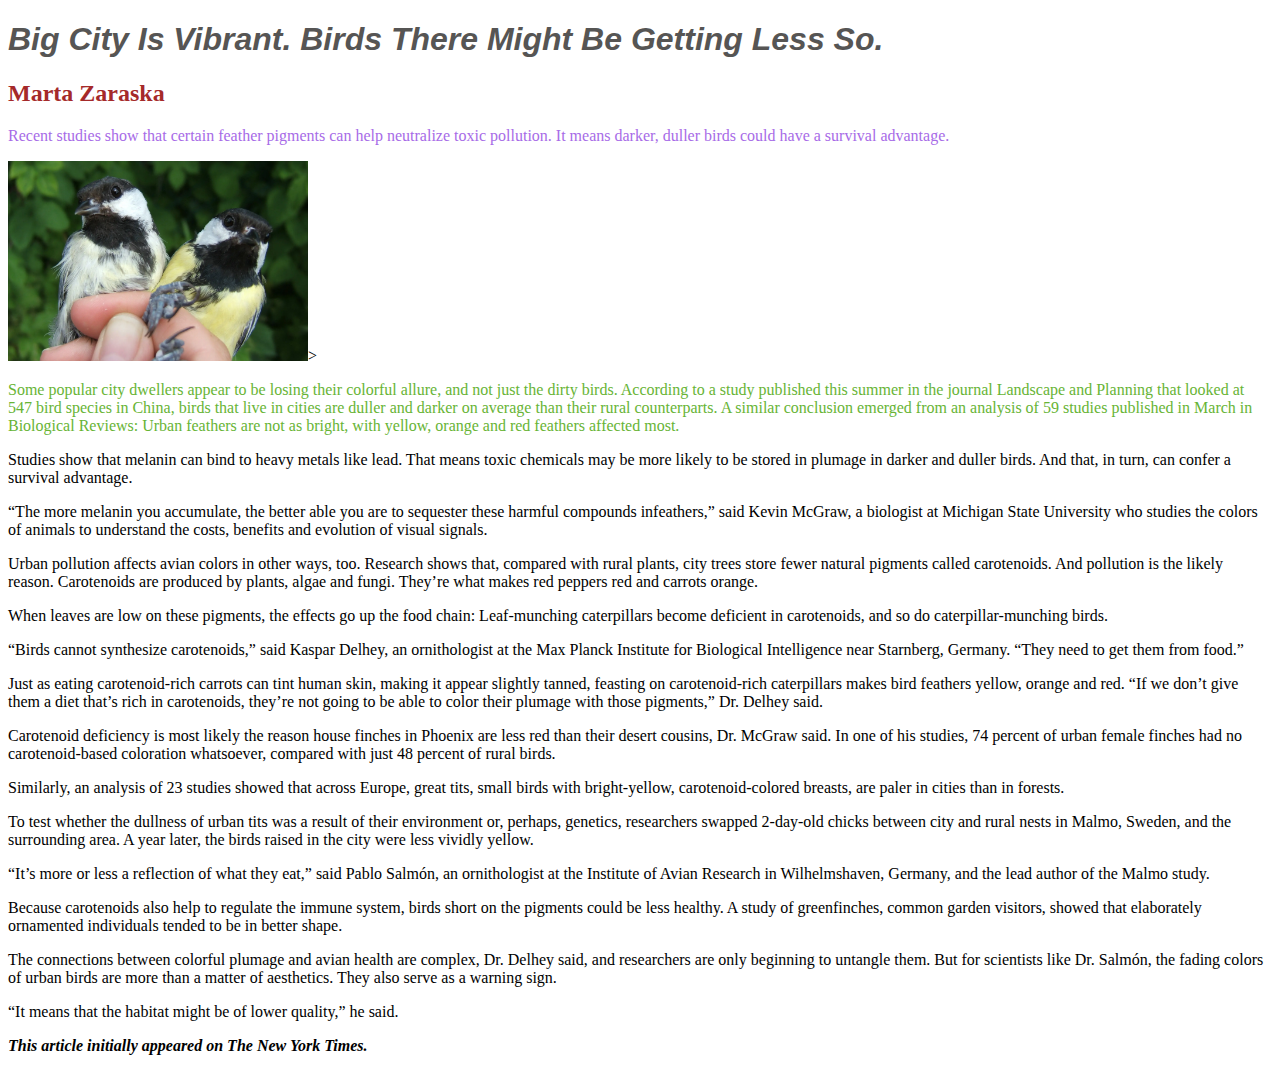
<file: article/index.html>
<!DOCTYPE html>
<html lang="en">

<head>
    <link rel="stylesheet" href="css/style.css">
    <meta charset="UTF-8">
    <meta name="viewport" content="width=device-width, initial-scale=1.0">
    <title>Document</title>
</head>

<body>
    <h1>Big City Is Vibrant. Birds There Might Be Getting Less So.</h1>
    <h2 id="author">Marta Zaraska</h2>
    <p class="p1">Recent studies show that certain feather pigments can help neutralize toxic pollution. It means
        darker,
        duller birds could have a survival advantage.</p>
    <img src="img/dirtybirds.jpg" alt="Dirty Birds" style="width: 300px; height: auto;">>
    <p class="p2">Some popular city dwellers appear to be losing their colorful allure, and not just the dirty birds.
        According to a study published this summer in the journal Landscape and Planning that looked at 547 bird
        species in China, birds that live in cities are duller and darker on average than their rural counterparts. A
        similar conclusion emerged from an analysis of 59 studies published in March in Biological Reviews: Urban
        feathers are not as bright, with yellow, orange and red feathers affected most.</p>
    <p>Studies show that melanin can bind to heavy metals like lead. That means toxic chemicals may be more
        likely to be stored in plumage in darker and duller birds. And that, in turn, can confer a survival advantage.
    </p>
    <p>“The more melanin you accumulate, the better able you are to sequester these harmful compounds infeathers,” said
        Kevin McGraw, a biologist at Michigan State University who studies the colors of animals to
        understand the costs, benefits and evolution of visual signals.</p>
    <p>Urban pollution affects avian colors in other ways, too. Research shows that, compared with rural plants,
        city trees store fewer natural pigments called carotenoids. And pollution is the likely reason. Carotenoids
        are produced by plants, algae and fungi. They’re what makes red peppers red and carrots orange.</p>
    <p>When leaves are low on these pigments, the effects go up the food chain: Leaf-munching caterpillars
        become deficient in carotenoids, and so do caterpillar-munching birds.</p>
    <p>“Birds cannot synthesize carotenoids,” said Kaspar Delhey, an ornithologist at the Max Planck Institute
        for Biological Intelligence near Starnberg, Germany. “They need to get them from food.”</p>
    <p>Just as eating carotenoid-rich carrots can tint human skin, making it appear slightly tanned, feasting on
        carotenoid-rich caterpillars makes bird feathers yellow, orange and red. “If we don’t give them a diet
        that’s rich in carotenoids, they’re not going to be able to color their plumage with those pigments,” Dr. Delhey
        said.</p>
    <p>Carotenoid deficiency is most likely the reason house finches in Phoenix are less red than their desert
        cousins, Dr. McGraw said. In one of his studies, 74 percent of urban female finches had no carotenoid-based
        coloration whatsoever, compared with just 48 percent of rural birds.</p>
    <p>Similarly, an analysis of 23 studies showed that across Europe, great tits, small birds with
        bright-yellow, carotenoid-colored breasts, are paler in cities than in forests.</p>
    <p>To test whether the dullness of urban tits was a result of their environment or, perhaps, genetics,
        researchers swapped 2-day-old chicks between city and rural nests in Malmo, Sweden, and the surrounding area. A
        year later, the birds raised in the city were less vividly yellow.</p>
    <p>“It’s more or less a reflection of what they eat,” said
        Pablo Salmón, an ornithologist at the Institute of Avian Research in Wilhelmshaven, Germany, and the
        lead author of the Malmo study.</p>
    <p>Because carotenoids also help to regulate the immune system, birds short on the pigments could be less
        healthy. A study of greenfinches, common garden visitors, showed that elaborately ornamented individuals tended
        to be in better shape.</p>
    <p>The connections between colorful plumage and avian health are complex, Dr. Delhey said, and researchers
        are only beginning to untangle them. But for scientists like Dr. Salmón, the fading colors of urban birds are
        more than a matter of aesthetics. They also serve as a warning sign.</p>
    <p>“It means that the habitat might be of lower quality,” he said.</p>
    <p class="p3">This article initially appeared on The New York Times.</p>
</body>

</html>
</file>
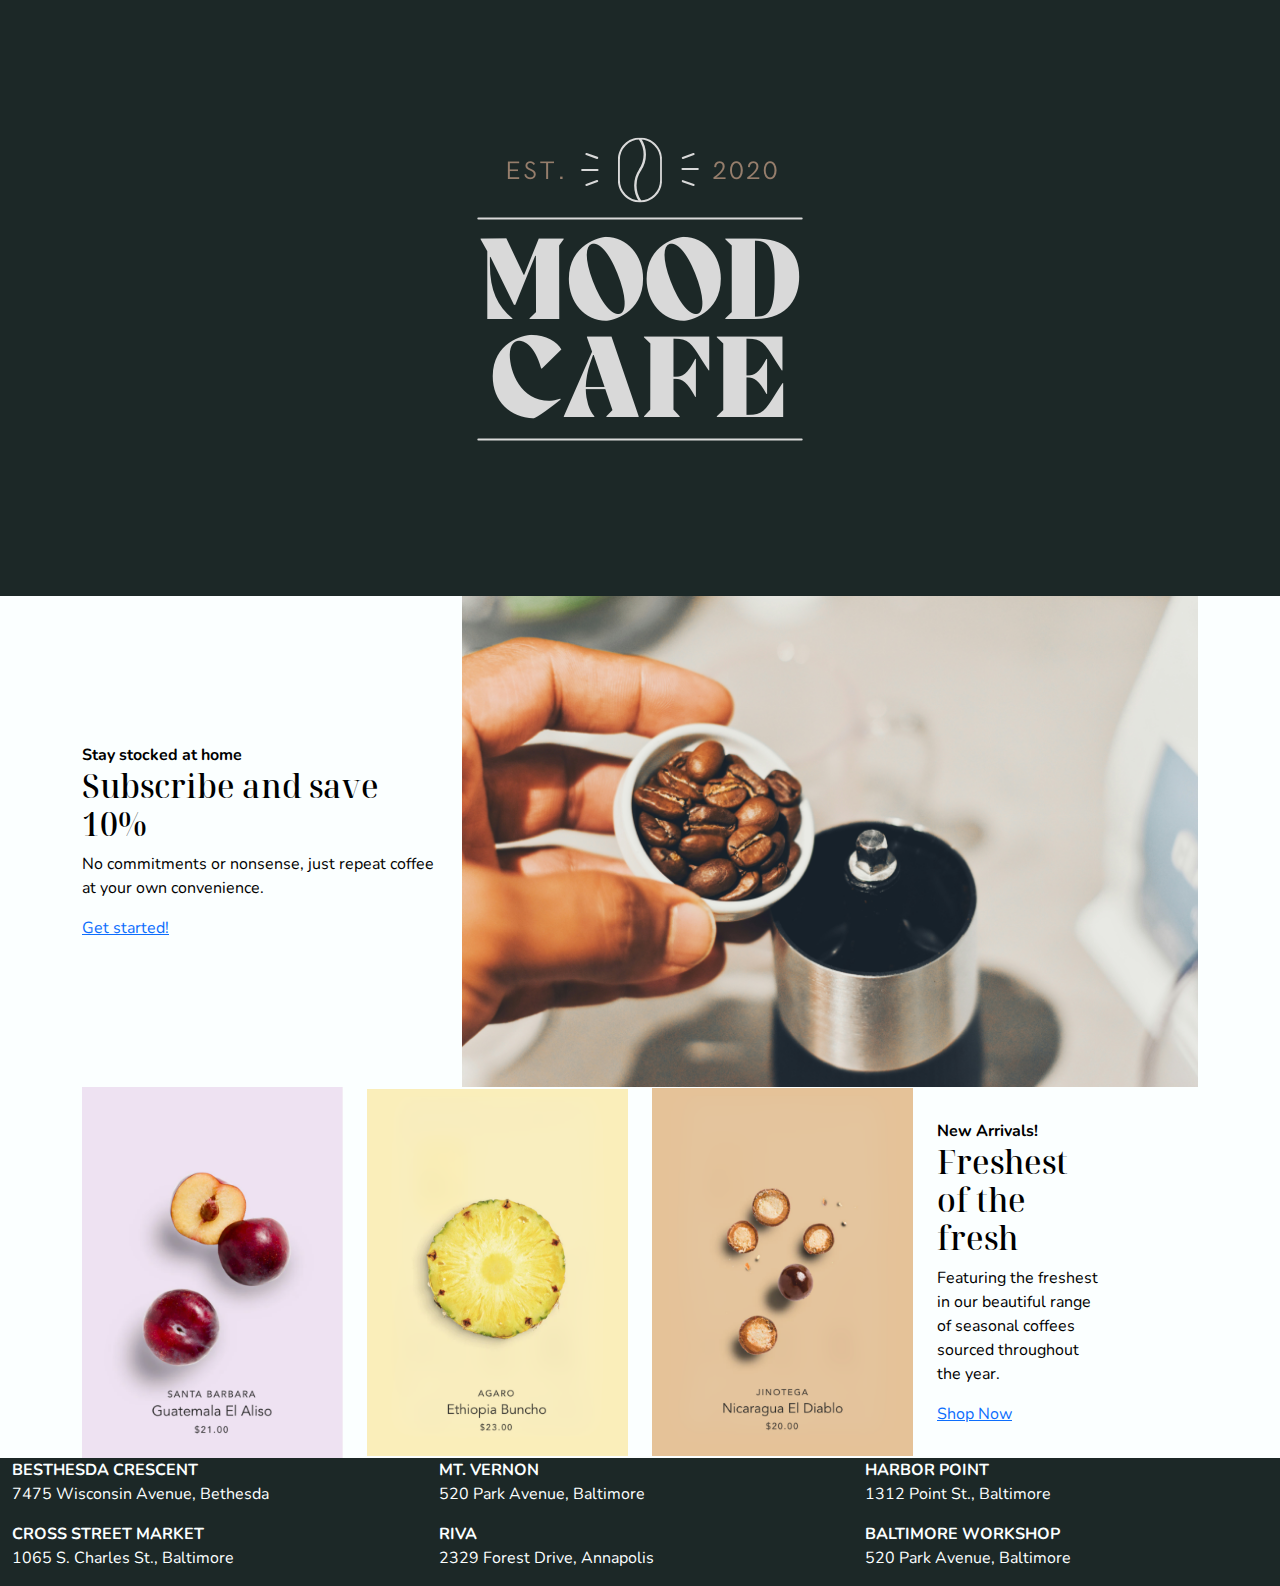
<file: business/index.html>
<!DOCTYPE html>
<html lang="en">

<head>
    <meta charset="UTF-8">
    <meta name="viewport" content="width=device-width, initial-scale=1.0">
    <title>Business Landing Page</title>
    <link
        href="https://fonts.googleapis.com/css2?family=Nunito:wght@400;700&family=Noto+Serif+Display:wght@400;700&display=swap"
        rel="stylesheet">
    <link href="https://cdn.jsdelivr.net/npm/bootstrap@5.3.3/dist/css/bootstrap.min.css" rel="stylesheet"
        integrity="sha384-QWTKZyjpPEjISv5WaRU9OFeRpok6YctnYmDr5pNlyT2bRjXh0JMhjY6hW+ALEwIH" crossorigin="anonymous">

    <link rel="stylesheet" href="css/style.css">
    <script src="https://cdn.jsdelivr.net/npm/@popperjs/core@2.11.8/dist/umd/popper.min.js"
        integrity="sha384-I7E8VVD/ismYTF4hNIPjVp/Zjvgyol6VFvRkX/vR+Vc4jQkC+hVqc2pM8ODewa9r"
        crossorigin="anonymous"></script>
    <script src="https://cdn.jsdelivr.net/npm/bootstrap@5.3.3/dist/js/bootstrap.min.js"
        integrity="sha384-0pUGZvbkm6XF6gxjEnlmuGrJXVbNuzT9qBBavbLwCsOGabYfZo0T0to5eqruptLy"
        crossorigin="anonymous"></script>
</head>

<body>
    <header class="text-white text-center py-5">
        <div class="container-fluid">
            <div class="row">
                <div class="col">
                    <img src="img/logo.png" alt="Mood Cafe logo" class="img-fluid">
                </div>
            </div>
        </div>
    </header>
    <main>
        <div class="container">
            <section class="row align-items-center mb-6">
                <div class="col-md-4">
                    <b>Stay stocked at home</b>
                    <h2>Subscribe and save 10%</h2>
                    <p>No commitments or nonsense, just repeat coffee at your own convenience.</p>
                    <a href="#">Get started!</a>
                </div>
                <div class="col-md-8">
                    <img src="img/coffee-beans.jpg" alt="Coffee Beans" class="img-fluid">
                </div>
            </section>
            <section class="row align-items-center">
                <div class="col-lg-3 col-sm-4">
                    <img src="img/new-blend-01.png" alt="New Arrivals" class="img-fluid">
                </div>
                <div class="col-lg-3 col-sm-4">
                    <img src="img/new-blend-02.png" alt="New Arrivals" class="img-fluid">
                </div>
                <div class="col-lg-3 col-sm-4">
                    <img src="img/new-blend-03.png" alt="New Arrivals" class="img-fluid">
                </div>
                <div class="col-lg-2">
                    <b>New Arrivals!</b>
                    <h2>Freshest of the fresh</h2>
                    <p>Featuring the freshest in our beautiful range of seasonal coffees sourced throughout the year.
                    </p>
                    <a href="#">Shop Now</a>
                </div>
            </section>
        </div>
    </main>
    <footer class="container-fluid">
        <div class="row">
            <div class="col-lg-4 col-md-6">
                <b>BESTHESDA CRESCENT</b>
                <p>7475 Wisconsin Avenue, Bethesda</p>
                <b>CROSS STREET MARKET</b>
                <p>1065 S. Charles St., Baltimore</p>
            </div>
            <div class="col-lg-4 col-md-6">
                <b>MT. VERNON</b>
                <p>520 Park Avenue, Baltimore</p>
                <b>RIVA</b>
                <p>2329 Forest Drive, Annapolis</p>
            </div>
            <div class="col-lg-4 col-md-6">
                <b>HARBOR POINT</b>
                <p>1312 Point St., Baltimore</p>
                <b>BALTIMORE WORKSHOP</b>
                <p>520 Park Avenue, Baltimore</p>
            </div>
        </div>
    </footer>
</body>

</html>
</file>
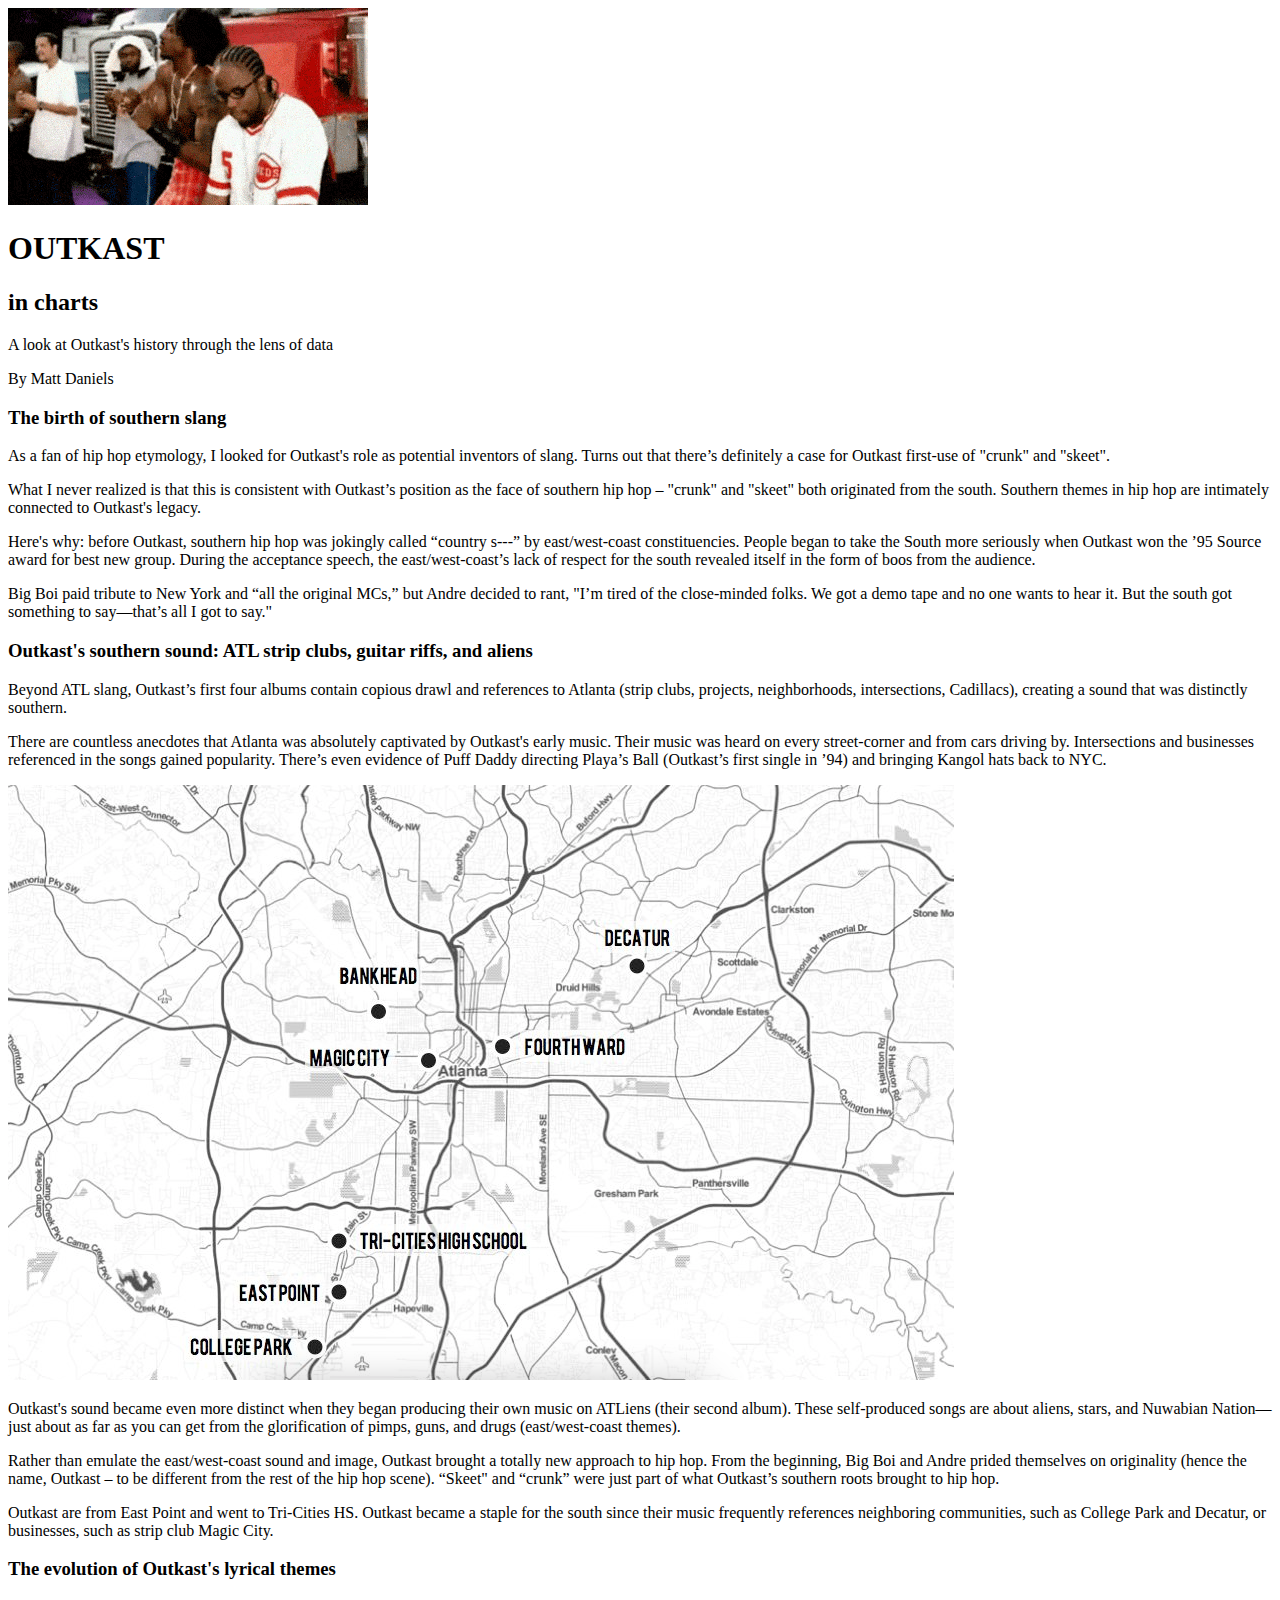
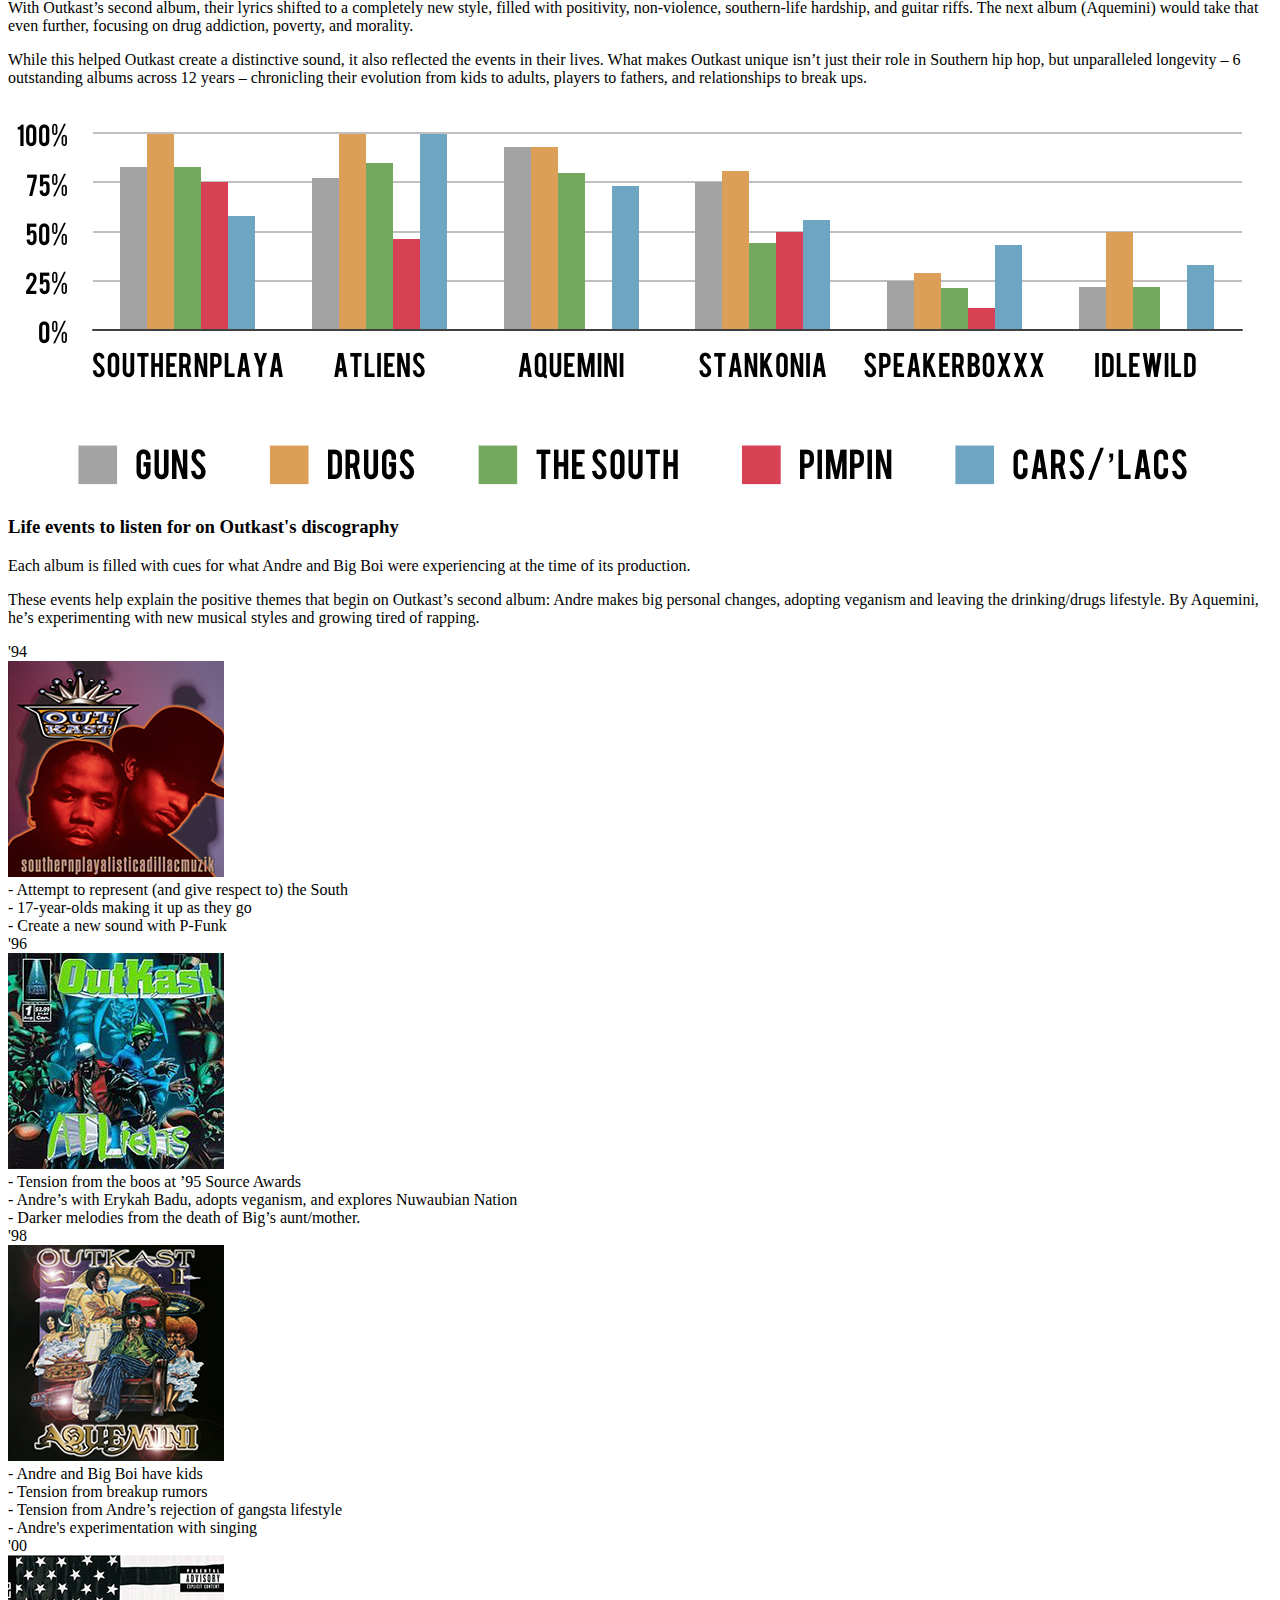
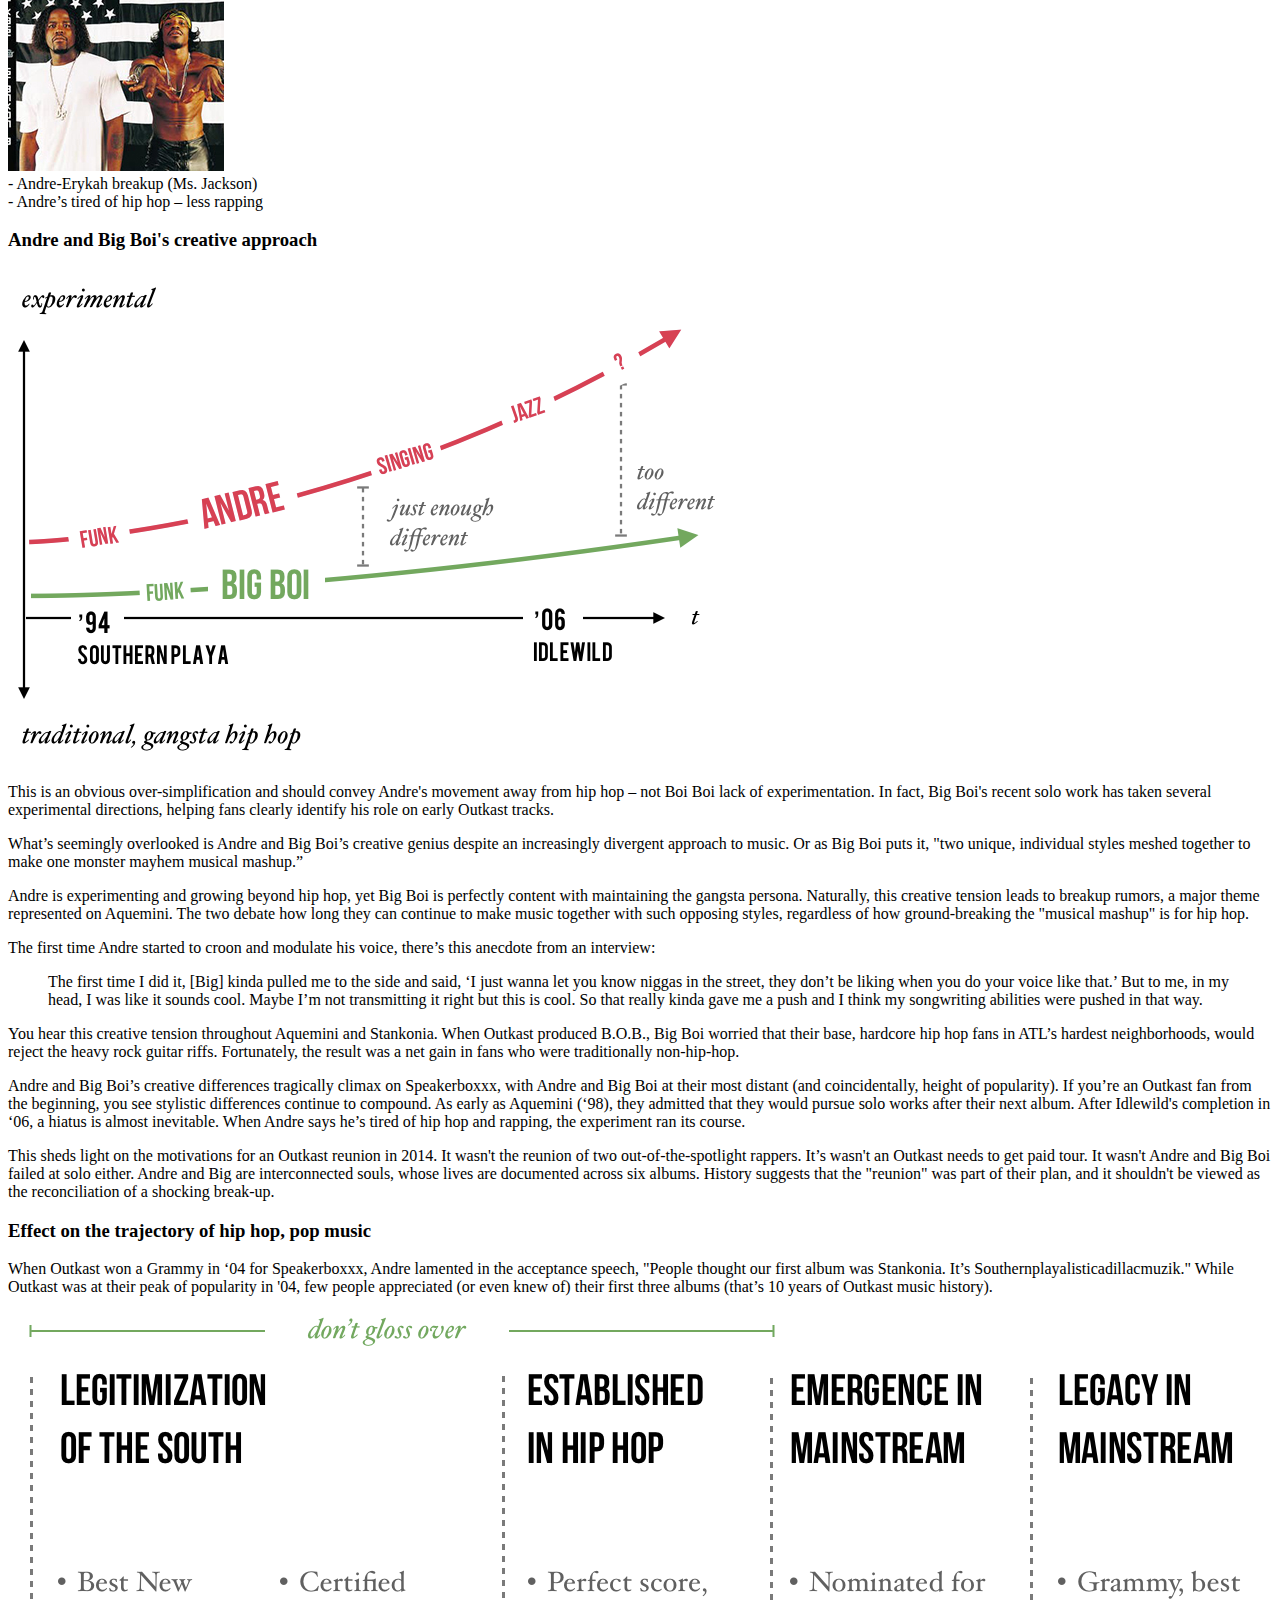
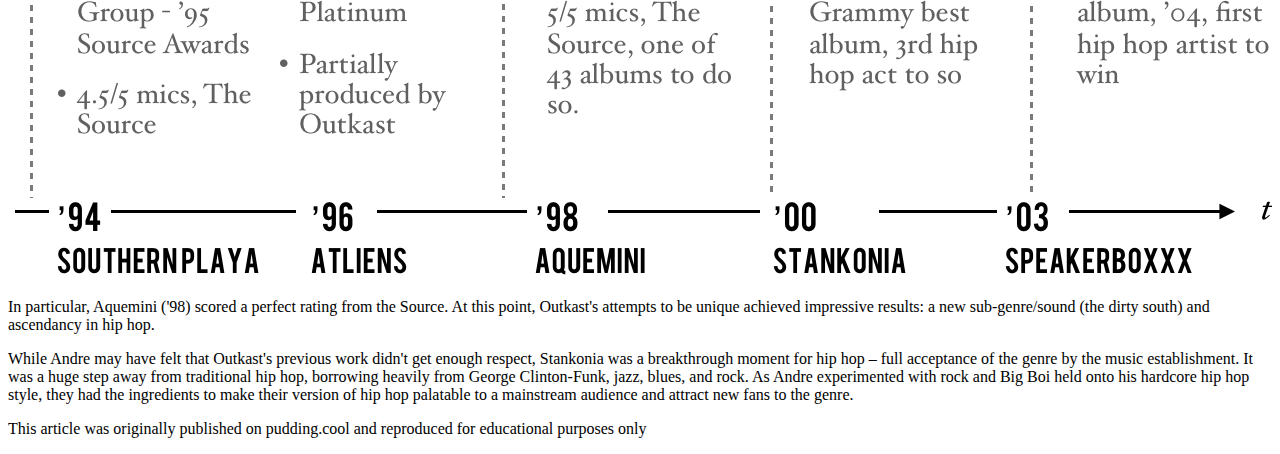
<file: midterm/index.html>
<!DOCTYPE html>
<html lang="en">

<head>
    <meta charset="UTF-8">
    <meta name="viewport" content="width=device-width, initial-scale=1.0">
    <title>Outkast in Charts</title>
    <link rel="preconnect" href="https://fonts.googleapis.com">
<link rel="preconnect" href="https://fonts.gstatic.com" crossorigin>
<link href="https://fonts.googleapis.com/css2?family=Figtree:ital,wght@0,300..900;1,300..900&display=swap" rel="stylesheet">
<link rel="preconnect" href="https://fonts.googleapis.com">
<link rel="preconnect" href="https://fonts.gstatic.com" crossorigin>
<link href="https://fonts.googleapis.com/css2?family=Figtree:ital,wght@0,300..900;1,300..900&family=Prompt:ital,wght@0,100;0,200;0,300;0,400;0,500;0,600;0,700;0,800;0,900;1,100;1,200;1,300;1,400;1,500;1,600;1,700;1,800;1,900&display=swap" rel="stylesheet">
</head>

<body>
    <div class="container">
        <header>
            <img src="img/outkast.gif" alt="Outkast gif">
            <h1>OUTKAST</h1>
            <h2>in charts</h2>
            <p class="subtitle">A look at Outkast's history through the lens of data</p>
            <p class="byline">By Matt Daniels</p>
        </header>
        <section>
            <h3>The birth of southern slang</h3>
            <p>As a fan of hip hop etymology, I looked for Outkast's role as potential inventors of slang. Turns out
                that there’s definitely a case for Outkast first-use of "crunk" and "skeet".</p>
            <p>What I never realized is that this is consistent with Outkast’s position as the face of southern hip hop
                – "crunk" and "skeet" both originated from the south. Southern themes in hip hop are intimately
                connected to Outkast's legacy.</p>
            <p>Here's why: before Outkast, southern hip hop was jokingly called “country s---” by east/west-coast
                constituencies. People began to take the South more seriously when Outkast won the ’95 Source award for
                best new group. During the acceptance speech, the east/west-coast’s lack of respect for the south
                revealed itself in the form of boos from the audience.</p>
            <p>Big Boi paid tribute to New York and “all the original MCs,” but Andre decided to rant, "I’m tired of the
                close-minded folks. We got a demo tape and no one wants to hear it. But the south got something to
                say—that’s all I got to say."</p>
        </section>
        <section>
            <h3>Outkast's southern sound: ATL strip clubs, guitar riffs, and aliens</h3>
            <p>Beyond ATL slang, Outkast’s first four albums contain copious drawl and references to Atlanta (strip
                clubs, projects, neighborhoods, intersections, Cadillacs), creating a sound that was distinctly
                southern.</p>
            <p>There are countless anecdotes that Atlanta was absolutely captivated by Outkast's early music. Their
                music was heard on every street-corner and from cars driving by. Intersections and businesses referenced
                in the songs gained popularity. There’s even evidence of Puff Daddy directing Playa’s Ball (Outkast’s
                first single in ’94) and bringing Kangol hats back to NYC.</p>
            <img src="img/map.png" alt="ATL map">
            <p>Outkast's sound became even more distinct when they began producing their own music on ATLiens (their
                second album). These self-produced songs are about aliens, stars, and Nuwabian Nation—just about as far
                as you can get from the glorification of pimps, guns, and drugs (east/west-coast themes).</p>
            <p>Rather than emulate the east/west-coast sound and image, Outkast brought a totally new approach to hip
                hop. From the beginning, Big Boi and Andre prided themselves on originality (hence the name, Outkast –
                to be different from the rest of the hip hop scene). “Skeet" and “crunk” were just part of what
                Outkast’s southern roots brought to hip hop.</p>
            <p>Outkast are from East Point and went to Tri-Cities HS. Outkast became a staple for the south since their
                music frequently references neighboring communities, such as College Park and Decatur, or businesses,
                such as strip club Magic City.</p>
        </section>
        <section>
            <h3>The evolution of Outkast's lyrical themes</h3>
            <p>With Outkast’s second album, their lyrics shifted to a completely new style, filled with positivity,
                non-violence, southern-life hardship, and guitar riffs. The next album (Aquemini) would take that even
                further, focusing on drug addiction, poverty, and morality.</p>
            <p>While this helped Outkast create a distinctive sound, it also reflected the events in their lives. What
                makes Outkast unique isn’t just their role in Southern hip hop, but unparalleled longevity – 6
                outstanding albums across 12 years – chronicling their evolution from kids to adults, players to
                fathers, and relationships to break ups.</p>
            <img src="img/themes.png" alt="Evolution of themes">
        </section>
        <section>
            <h3>Life events to listen for on Outkast's discography</h3>
            <p>Each album is filled with cues for what Andre and Big Boi were experiencing at the time of its
                production.
            </p>
            <p>These events help explain the positive themes that begin on Outkast’s second album: Andre makes big
                personal
                changes, adopting veganism and leaving the drinking/drugs lifestyle. By Aquemini, he’s experimenting
                with
                new musical styles and growing tired of rapping.</p>
            <div class="image-box">
                <div class="heading">'94</div>
                <img src="img/94.jpg" alt="'94 image">
                <div class="caption">
                    - Attempt to represent (and give respect to) the South<br>
                    - 17-year-olds making it up as they go<br>
                    - Create a new sound with P-Funk
                </div>
            </div>
            <div class="image-box">
                <div class="heading">'96</div>
                <img src="img/96.jpg" alt="'96 image">
                <div class="caption">
                    - Tension from the boos at ’95 Source Awards<br>
                    - Andre’s with Erykah Badu, adopts veganism, and explores Nuwaubian Nation<br>
                    - Darker melodies from the death of Big’s aunt/mother.
                </div>
            </div>
            <div class="image-box">
                <div class="heading">'98</div>
                <img src="img/98.jpg" alt="'98 image">
                <div class="caption">
                    - Andre and Big Boi have kids<br>
                    - Tension from breakup rumors<br>
                    - Tension from Andre’s rejection of gangsta lifestyle<br>
                    - Andre's experimentation with singing
                </div>
            </div>

            <div class="image-box">
                <div class="heading">'00</div>
                <img src="img/00.jpg" alt="'00 image">
                <div class="caption">
                    - Andre-Erykah breakup (Ms. Jackson)<br>
                    - Andre’s tired of hip hop – less rapping<br>
                </div>
            </div>

            <section>
                <h3>Andre and Big Boi's creative approach</h3>
                <img src="img/approach.png" alt="approach">
            </section>
            <p>This is an obvious over-simplification and should convey Andre's movement away from hip hop – not Boi Boi
                lack of experimentation. In fact, Big Boi's recent solo work has taken several experimental directions,
                helping fans clearly identify his role on early Outkast tracks.</p>
            <p>What’s seemingly overlooked is Andre and Big Boi’s creative genius despite an increasingly divergent
                approach
                to music. Or as Big Boi puts it, "two unique, individual styles meshed together to make one monster
                mayhem
                musical mashup.”</p>
            <p>Andre is experimenting and growing beyond hip hop, yet Big Boi is perfectly content with maintaining the
                gangsta persona. Naturally, this creative tension leads to breakup rumors, a major theme represented on
                Aquemini. The two debate how long they can continue to make music together with such opposing styles,
                regardless of how ground-breaking the "musical mashup" is for hip hop.</p>
            <p>The first time Andre started to croon and modulate his voice, there’s this anecdote from an interview:
            </p>
            <blockquote>The first time I did it, [Big] kinda pulled me to the side and said, ‘I just wanna let you know
                niggas in the street, they don’t be liking when you do your voice like that.’ But to me, in my head, I
                was
                like it sounds cool. Maybe I’m not transmitting it right but this is cool. So that really kinda gave me
                a
                push and I think my songwriting abilities were pushed in that way.</blockquote>
            <p>You hear this creative tension throughout Aquemini and Stankonia. When Outkast produced B.O.B., Big Boi
                worried that their base, hardcore hip hop fans in ATL’s hardest neighborhoods, would reject the heavy
                rock
                guitar riffs. Fortunately, the result was a net gain in fans who were traditionally non-hip-hop.</p>
            <p>Andre and Big Boi’s creative differences tragically climax on Speakerboxxx, with Andre and Big Boi at
                their
                most distant (and coincidentally, height of popularity). If you’re an Outkast fan from the beginning,
                you
                see stylistic differences continue to compound. As early as Aquemini (‘98), they admitted that they
                would
                pursue solo works after their next album. After Idlewild's completion in ‘06, a hiatus is almost
                inevitable.
                When Andre says he’s tired of hip hop and rapping, the experiment ran its course.</p>
            <p>This sheds light on the motivations for an Outkast reunion in 2014. It wasn't the reunion of two
                out-of-the-spotlight rappers. It’s wasn't an Outkast needs to get paid tour. It wasn't Andre and Big Boi
                failed at solo either. Andre and Big are interconnected souls, whose lives are documented across six
                albums.
                History suggests that the "reunion" was part of their plan, and it shouldn't be viewed as the
                reconciliation
                of a shocking break-up.</p>
        </section>
        <section>
            <h3>Effect on the trajectory of hip hop, pop music</h3>
            <p>When Outkast won a Grammy in ‘04 for Speakerboxxx, Andre lamented in the acceptance speech, "People
                thought
                our first album was Stankonia. It’s Southernplayalisticadillacmuzik." While Outkast was at their peak of
                popularity in '04, few people appreciated (or even knew of) their first three albums (that’s 10 years of
                Outkast music history).</p>
            <img src="img/trajectory.png" alt="trajectory">
            <p>In particular, Aquemini ('98) scored a perfect rating from the Source. At this point, Outkast's attempts
                to
                be unique achieved impressive results: a new sub-genre/sound (the dirty south) and ascendancy in hip
                hop.
            </p>
            <p>While Andre may have felt that Outkast's previous work didn't get enough respect, Stankonia was a
                breakthrough moment for hip hop – full acceptance of the genre by the music establishment. It was a huge
                step away from traditional hip hop, borrowing heavily from George Clinton-Funk, jazz, blues, and rock.
                As
                Andre experimented with rock and Big Boi held onto his hardcore hip hop style, they had the ingredients
                to
                make their version of hip hop palatable to a mainstream audience and attract new fans to the genre.</p>
            <p>This article was originally published on pudding.cool and reproduced for educational purposes only</p>
        </section>
    </div>
</body>

</html>
</file>
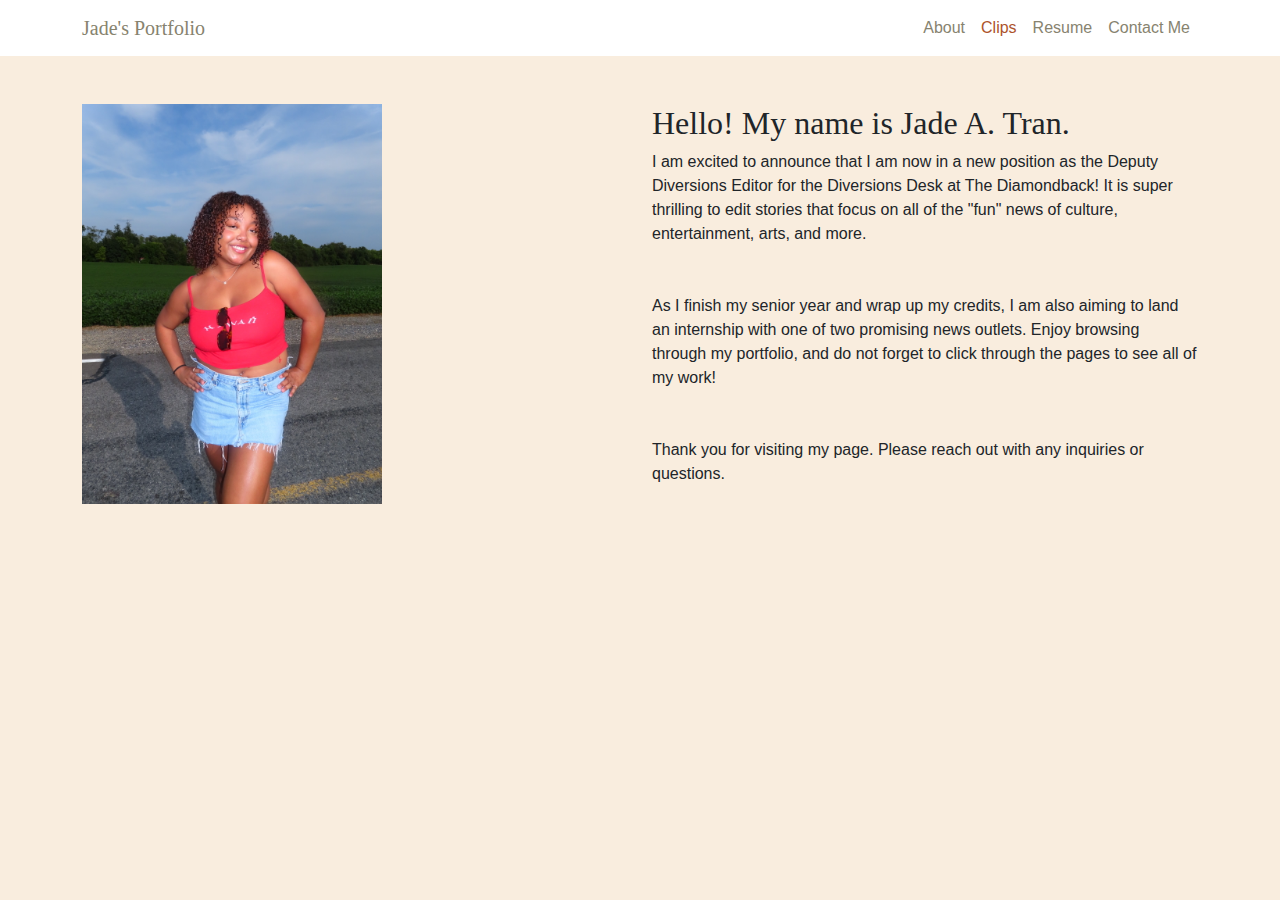
<file: portfolio/index.html>
<!DOCTYPE html>
<html lang="en">

<head>
    <meta charset="UTF-8">
    <meta name="viewport" content="width=device-width, initial-scale=1.0">
    <title>Jade's Portfolio</title>
    <link href="https://cdn.jsdelivr.net/npm/bootstrap@5.3.3/dist/css/bootstrap.min.css" rel="stylesheet"
        integrity="sha384-QWTKZyjpPEjISv5WaRU9OFeRpok6YctnYmDr5pNlyT2bRjXh0JMhjY6hW+ALEwIH" crossorigin="anonymous">
    <link rel="stylesheet" href="css/style.css">
</head>

<body>

    <nav class="navbar navbar-expand-lg">
        <div class="container">
            <a class="navbar-brand" href="index.html">Jade's Portfolio</a>
            <button class="navbar-toggler" type="button" data-bs-toggle="collapse" data-bs-target="#navbarNav">
                <span class="navbar-toggler-icon"></span>
            </button>
            <div class="collapse navbar-collapse" id="navbarNav">
                <ul class="navbar-nav ms-auto">
                    <li class="nav-item"><a class="nav-link" href="index.html">About</a></li>
                    <li class="nav-item"><a class="nav-link active" href="clips.html">Clips</a></li>
                    <li class="nav-item"><a class="nav-link" href="resume.html">Resume</a></li>
                    <li class="nav-item"><a class="nav-link" href="contact.html">Contact Me</a></li>
                </ul>
            </div>
        </div>
    </nav>

    <div class="container mt-5">
        <div class="row">
            <div class="col-md-6">
                <a href="img/IMG_1240.JPG">
                    <img src="img/IMG_1240.JPG" class="img-fluid" alt="Photo of Jade Tran"
                        style="width: 300px; height: auto;">
                </a>
            </div>
            <div class="col-md-6">
                <h2>Hello! My name is Jade A. Tran.</h2>
                <p>I am excited to announce that I am now in a new position as the Deputy Diversions Editor for the
                    Diversions Desk at The Diamondback! It is super thrilling to edit stories that focus on all of the
                    "fun" news of culture, entertainment, arts, and more.</p><br>

                <p>As I finish my senior year and wrap up my credits, I am also aiming to land an internship with one of
                    two promising news outlets. Enjoy browsing through my portfolio, and do not forget to click through
                    the pages to see all of my work!</p><br>

                <p>Thank you for visiting my page. Please reach out with any inquiries or questions.</p>

            </div>
        </div>
    </div>

    <script src="https://cdn.jsdelivr.net/npm/bootstrap@5.3.3/dist/js/bootstrap.bundle.min.js"
        integrity="sha384-CN5/zTfZW5l3i1kkGrup3Y9Io83b5EtHpnQtIxtUgAu8TTKjIVdYkZ8H1UuL6e5"
        crossorigin="anonymous"></script>
</body>

</html>
</file>
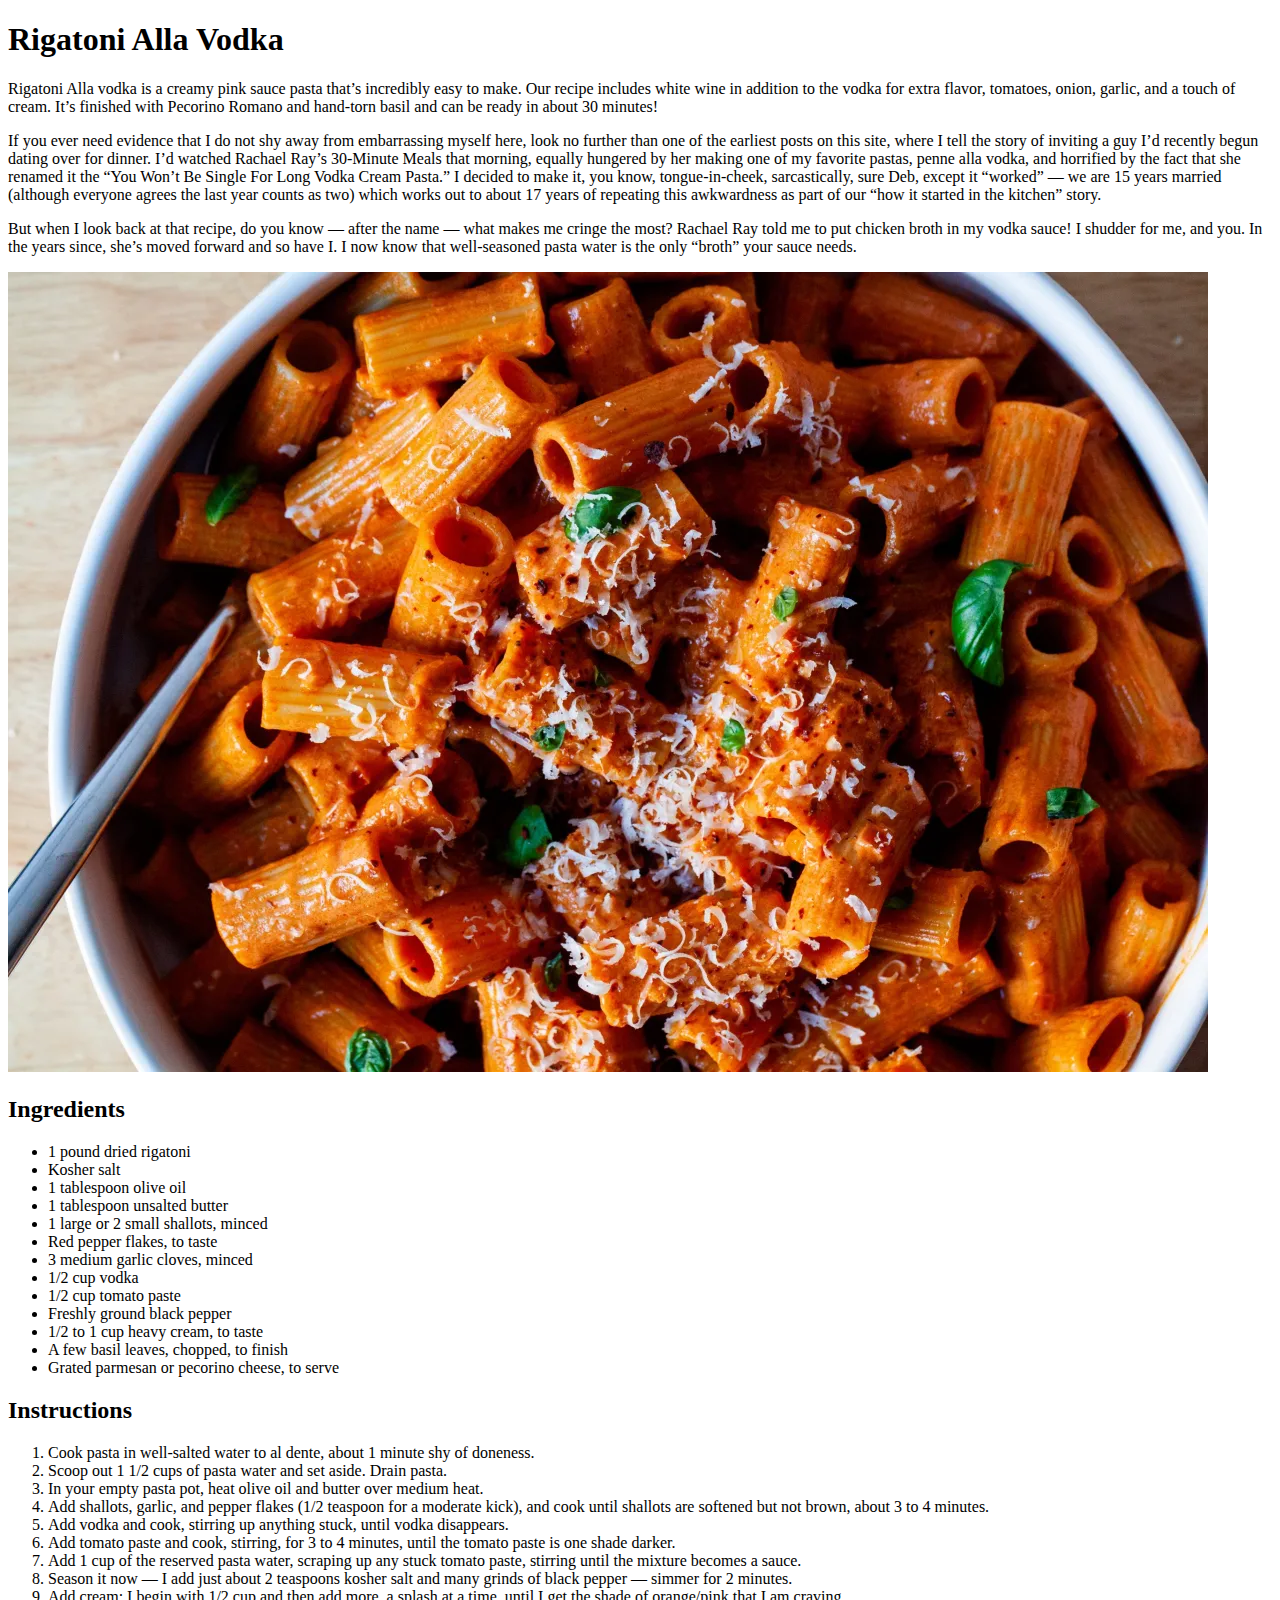
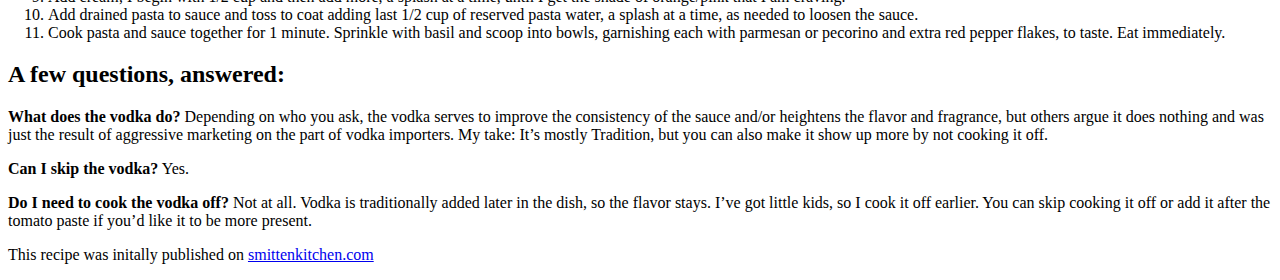
<file: recipe/index.html>
<!DOCTYPE html>
<html lang="en">

<head>
    <meta charset="UTF-8">
    <meta name="viewport" content="width=device-width, initial-scale=1.0">
    <title>Rigatoni Alla Vodka</title>
</head>

<body>
    <h1>Rigatoni Alla Vodka</h1>
    <p>Rigatoni Alla vodka is a creamy pink sauce pasta that’s incredibly easy to make. Our recipe includes white wine
        in addition to the vodka for extra flavor, tomatoes, onion, garlic, and a touch of cream. It’s finished with
        Pecorino Romano and hand-torn basil and can be ready in about 30 minutes!</p>
    <p>If you ever need evidence that I do not shy away from embarrassing myself here, look no further than one of the
        earliest posts on this site, where I tell the story of inviting a guy I’d recently begun dating over for dinner.
        I’d watched Rachael Ray’s 30-Minute Meals that morning, equally hungered by her making one of my favorite
        pastas, penne alla vodka, and horrified by the fact that she renamed it the “You Won’t Be Single For Long Vodka
        Cream Pasta.” I decided to make it, you know, tongue-in-cheek, sarcastically, sure Deb, except it “worked” — we
        are 15 years married (although everyone agrees the last year counts as two) which works out to about 17 years of
        repeating this awkwardness as part of our “how it started in the kitchen” story.</p>
    <p>But when I look back at that recipe, do you know — after the name — what makes me cringe the most? Rachael Ray
        told me to put chicken broth in my vodka sauce! I shudder for me, and you. In the years since, she’s moved
        forward and so have I. I now know that well-seasoned pasta water is the only “broth” your sauce needs.</p>
    <img src="img/rigatoni-alla-vodka-1-scaled.jpg.webp" alt="Rigatoni Alla Vodka">
    <h2>Ingredients</h2>
    <ul>
        <li>1 pound dried rigatoni</li>
        <li>Kosher salt</li>
        <li>1 tablespoon olive oil</li>
        <li>1 tablespoon unsalted butter</li>
        <li>1 large or 2 small shallots, minced</li>
        <li>Red pepper flakes, to taste</li>
        <li>3 medium garlic cloves, minced</li>
        <li>1/2 cup vodka</li>
        <li>1/2 cup tomato paste</li>
        <li>Freshly ground black pepper</li>
        <li>1/2 to 1 cup heavy cream, to taste</li>
        <li>A few basil leaves, chopped, to finish</li>
        <li>Grated parmesan or pecorino cheese, to serve</li>
    </ul>
    <h2>Instructions</h2>
    <ol>
        <li>Cook pasta in well-salted water to al dente, about 1 minute shy of doneness.</li>
        <li>Scoop out 1 1/2 cups of pasta water and set aside. Drain pasta.</li>
        <li>In your empty pasta pot, heat olive oil and butter over medium heat.</li>
        <li>Add shallots, garlic, and pepper flakes (1/2 teaspoon for a moderate kick), and cook until shallots are
            softened but not brown, about 3 to 4 minutes.</li>
        <li>Add vodka and cook, stirring up anything stuck, until vodka disappears.</li>
        <li>Add tomato paste and cook, stirring, for 3 to 4 minutes, until the tomato paste is one shade darker.</li>
        <li>Add 1 cup of the reserved pasta water, scraping up any stuck tomato paste, stirring until the mixture
            becomes a sauce.</li>
        <li>Season it now — I add just about 2 teaspoons kosher salt and many grinds of black pepper — simmer for 2
            minutes.</li>
        <li>Add cream; I begin with 1/2 cup and then add more, a splash at a time, until I get the shade of orange/pink
            that I am craving.</li>
        <li>Add drained pasta to sauce and toss to coat adding last 1/2 cup of reserved pasta water, a splash at a time,
            as needed to loosen the sauce.</li>
        <li>Cook pasta and sauce together for 1 minute. Sprinkle with basil and scoop into bowls, garnishing each with
            parmesan or pecorino and extra red pepper flakes, to taste. Eat immediately.</li>
    </ol>
    <h2>A few questions, answered:</h2>
    <p><b>What does the vodka do?</b> Depending on who you ask, the vodka serves to improve the consistency of the sauce
        and/or heightens the flavor and fragrance, but others argue it does nothing and was just the result of
        aggressive marketing on the part of vodka importers. My take: It’s mostly Tradition, but you can also make it
        show up more by not cooking it off.</p>
    <p><b>Can I skip the vodka?</b> Yes.</p>
    <p><b>Do I need to cook the vodka off?</b> Not at all. Vodka is traditionally added later in the dish, so the flavor
        stays. I’ve got little kids, so I cook it off earlier. You can skip cooking it off or add it after the tomato
        paste if you’d like it to be more present.</p>
    <p>This recipe was initally published on <a
            href="https://smittenkitchen.com/2021/02/rigatoni-alla-vodka/">smittenkitchen.com</a></p>
</body>

</html>
</file>
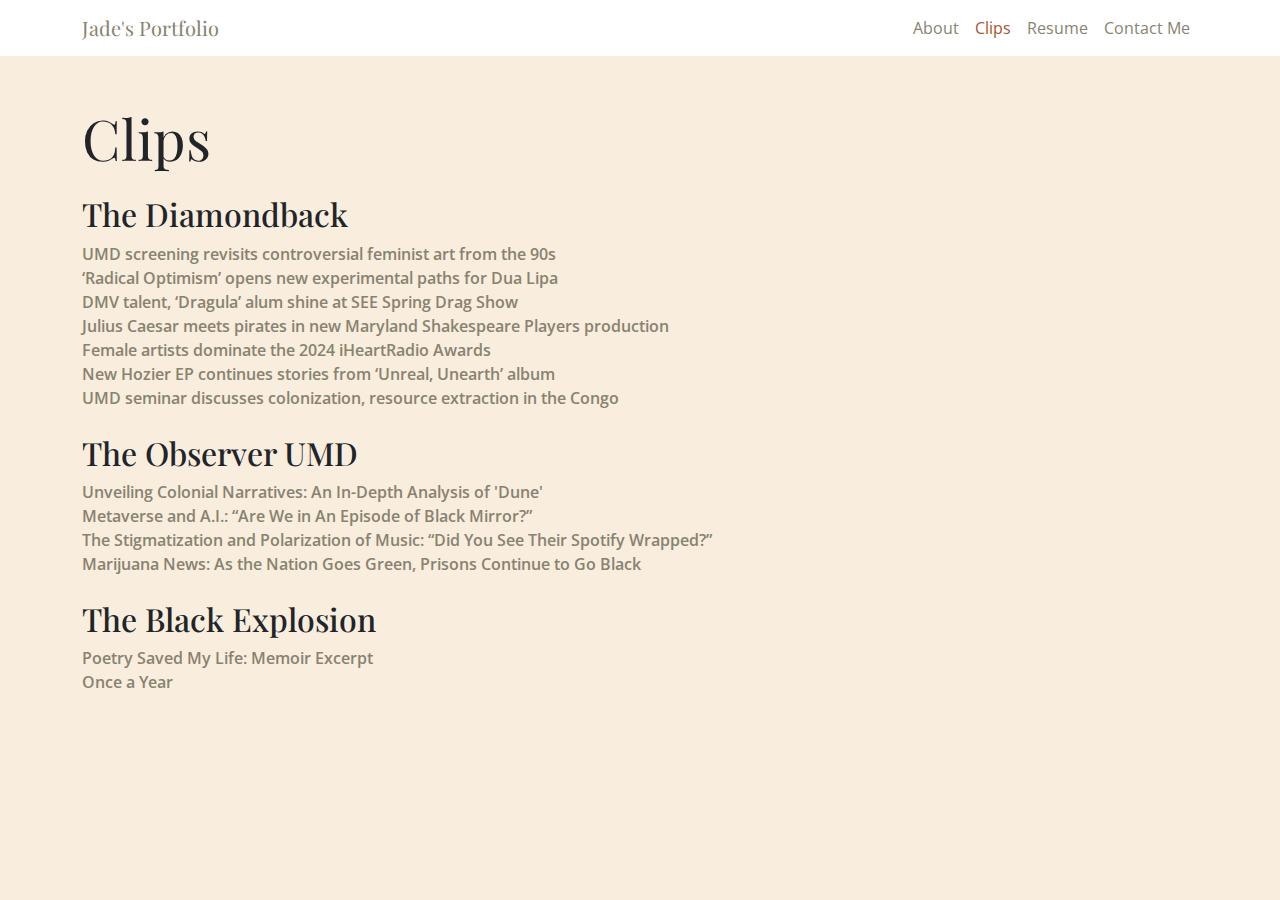
<file: portfolio/clips.html>
<!DOCTYPE html>
<html lang="en">

<head>
  <meta charset="UTF-8">
  <meta name="viewport" content="width=device-width, initial-scale=1.0">
  <title>Clips</title>

  <link
    href="https://fonts.googleapis.com/css2?family=Open+Sans:wght@400;600&family=Playfair+Display:wght@700&display=swap"
    rel="stylesheet">
  <link href="https://cdn.jsdelivr.net/npm/bootstrap@5.3.3/dist/css/bootstrap.min.css" rel="stylesheet">
  <link rel="stylesheet" href="css/style.css">
</head>

<body>

  <nav class="navbar navbar-expand-lg">
    <div class="container">
      <a class="navbar-brand" href="index.html">Jade's Portfolio</a>
      <button class="navbar-toggler" type="button" data-bs-toggle="collapse" data-bs-target="#navbarNav">
        <span class="navbar-toggler-icon"></span>
      </button>
      <div class="collapse navbar-collapse" id="navbarNav">
        <ul class="navbar-nav ms-auto">
          <li class="nav-item"><a class="nav-link" href="index.html">About</a></li>
          <li class="nav-item"><a class="nav-link active" href="clips.html">Clips</a></li>
          <li class="nav-item"><a class="nav-link" href="resume.html">Resume</a></li>
          <li class="nav-item"><a class="nav-link" href="contact.html">Contact Me</a></li>
        </ul>
      </div>
    </div>
  </nav>

  <div class="container clips-section my-5">
    <h1 class="display-4 playfair">Clips</h1>

    <h2 class="mt-4">The Diamondback</h2>
    <ul class="list-unstyled">
      <li><a href="https://dbknews.com/2024/09/12/umd-screening-revisits-feminist-art-90s/" target="_blank">UMD
          screening revisits controversial feminist art from the 90s</a></li>
      <li><a href="https://dbknews.com/2024/05/07/radical-optimism-experimental-paths-dua-lipa/"
          target="_blank">‘Radical Optimism’ opens new experimental paths for Dua Lipa</a></li>
      <li><a href="https://dbknews.com/2024/04/15/dmv-talent-dragula-alum-see-spring-drag-show-2/" target="_blank">DMV
          talent, ‘Dragula’ alum shine at SEE Spring Drag Show</a></li>
      <li><a href="https://dbknews.com/2024/04/09/julius-caesar-maryland-shakespeare-players/" target="_blank">Julius
          Caesar meets pirates in new Maryland Shakespeare Players production</a></li>
      <li><a href="https://dbknews.com/2024/04/03/female-artists-2024-iheartradio-awards/" target="_blank">Female
          artists dominate the 2024 iHeartRadio Awards</a></li>
      <li><a href="https://dbknews.com/2024/03/26/new-hozier-ep-continues-stores-unreal-unearth-album/"
          target="_blank">New Hozier EP continues stories from ‘Unreal, Unearth’ album</a></li>
      <li><a href="https://dbknews.com/2024/03/15/umd-congo-colonization-seminar/" target="_blank">UMD seminar discusses
          colonization, resource extraction in the Congo</a></li>
    </ul>

    <h2 class="mt-4">The Observer UMD</h2>
    <ul class="list-unstyled">
      <li><a href="https://www.theobserverumd.org/post/unveiling-colonial-narratives-an-in-depth-analysis-of-dune"
          target="_blank">Unveiling Colonial Narratives: An In-Depth Analysis of 'Dune'</a></li>
      <li><a href="https://www.theobserverumd.org/post/metaverse-and-a-i-are-we-in-an-episode-of-black-mirror"
          target="_blank">Metaverse and A.I.: “Are We in An Episode of Black Mirror?”</a></li>
      <li><a
          href="https://www.theobserverumd.org/post/the-stigmatization-and-polarization-of-music-did-you-see-their-spotify-wrapped"
          target="_blank">The Stigmatization and Polarization of Music: “Did You See Their Spotify Wrapped?”</a></li>
      <li><a
          href="https://www.theobserverumd.org/post/marijuana-news-as-the-nation-goes-green-prisons-continue-to-go-black"
          target="_blank">Marijuana News: As the Nation Goes Green, Prisons Continue to Go Black</a></li>
    </ul>

    <h2 class="mt-4">The Black Explosion</h2>
    <ul class="list-unstyled">
      <li><a href="https://www.blackexplosionnews.com/blog/2024/2/8/poetry-saved-my-life-memoir-excerpt"
          target="_blank">Poetry Saved My Life: Memoir Excerpt</a></li>
      <li><a href="https://www.blackexplosionnews.com/blog/2024/2/12/once-a-year" target="_blank">Once a Year</a></li>
    </ul>
  </div>

  <script src="https://code.jquery.com/jquery-3.5.1.slim.min.js"></script>
  <script src="https://cdn.jsdelivr.net/npm/@popperjs/core@2.11.6/dist/umd/popper.min.js"></script>
  <script src="https://cdn.jsdelivr.net/npm/bootstrap@5.3.3/dist/js/bootstrap.min.js"></script>
</body>

</html>
</file>
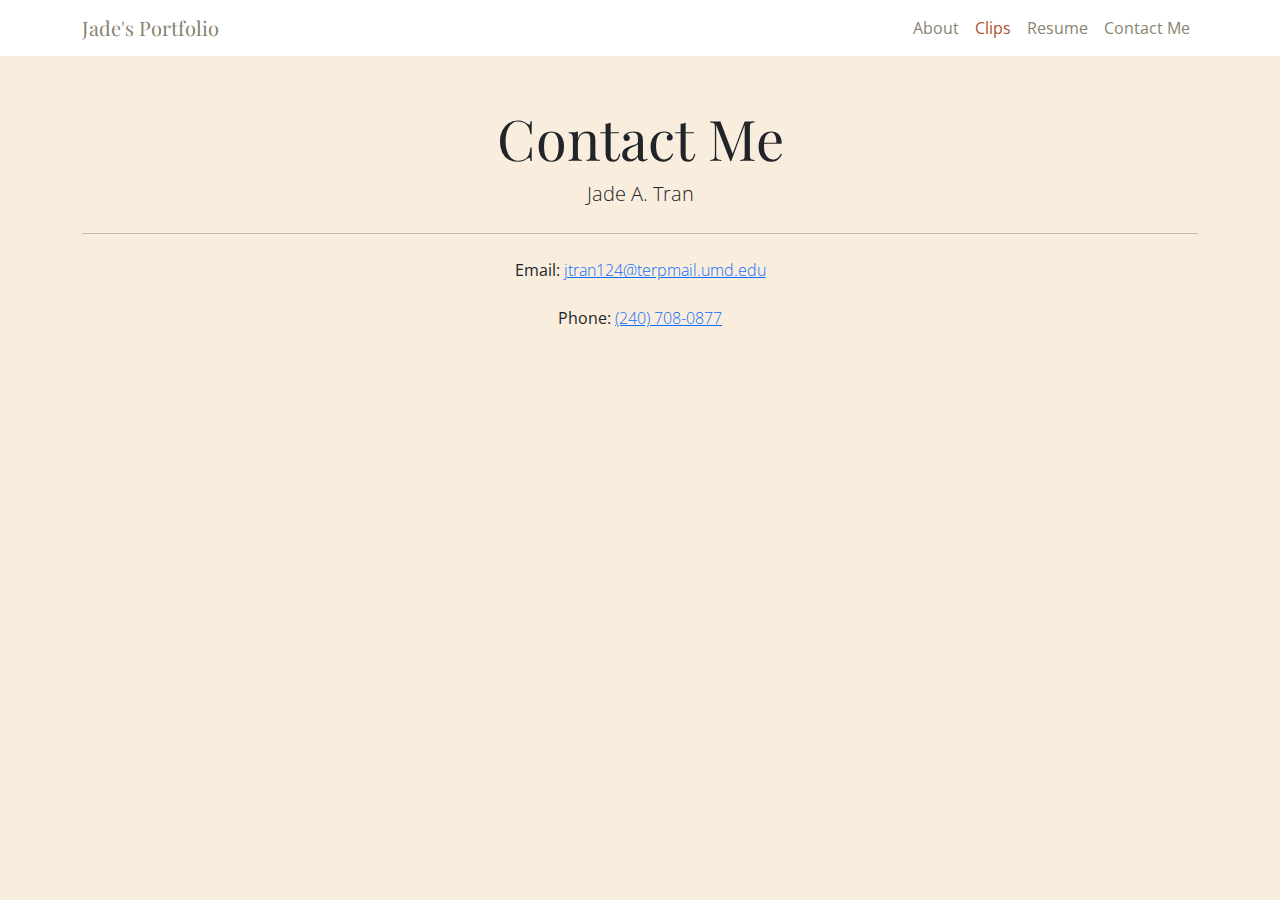
<file: portfolio/contact.html>
<!DOCTYPE html>
<html lang="en">

<head>
    <meta charset="UTF-8">
    <meta name="viewport" content="width=device-width, initial-scale=1.0">
    <title>Contact Jade A. Tran</title>
    <link
        href="https://fonts.googleapis.com/css2?family=Open+Sans:wght@400;700&family=Playfair+Display:wght@400;700&display=swap"
        rel="stylesheet">
    <link href="https://cdn.jsdelivr.net/npm/bootstrap@5.3.3/dist/css/bootstrap.min.css" rel="stylesheet">
    <link rel="stylesheet" href="css/style.css">
</head>

<body>

    <nav class="navbar navbar-expand-lg">
        <div class="container">
            <a class="navbar-brand" href="index.html">Jade's Portfolio</a>
            <button class="navbar-toggler" type="button" data-bs-toggle="collapse" data-bs-target="#navbarNav">
                <span class="navbar-toggler-icon"></span>
            </button>
            <div class="collapse navbar-collapse" id="navbarNav">
                <ul class="navbar-nav ms-auto">
                    <li class="nav-item"><a class="nav-link" href="index.html">About</a></li>
                    <li class="nav-item"><a class="nav-link active" href="clips.html">Clips</a></li>
                    <li class="nav-item"><a class="nav-link" href="resume.html">Resume</a></li>
                    <li class="nav-item"><a class="nav-link" href="contact.html">Contact Me</a></li>
                </ul>
            </div>
        </div>
    </nav>

    <div class="container text-center my-5">
        <h1 class="display-4">Contact Me</h1>
        <p class="lead">Jade A. Tran</p>
        <hr>

        <div class="contact-info my-4">
            <p><strong>Email:</strong> <a href="mailto:jtran124@terpmail.umd.edu">jtran124@terpmail.umd.edu</a></p>
            <p><strong>Phone:</strong> <a href="tel:+12407080877">(240) 708-0877</a></p>
        </div>
    </div>

    <script src="https://code.jquery.com/jquery-3.5.1.slim.min.js"></script>
    <script src="https://cdn.jsdelivr.net/npm/@popperjs/core@2.11.6/dist/umd/popper.min.js"></script>
    <script src="https://cdn.jsdelivr.net/npm/bootstrap@5.3.3/dist/js/bootstrap.min.js"></script>
</body>

</html>
</file>
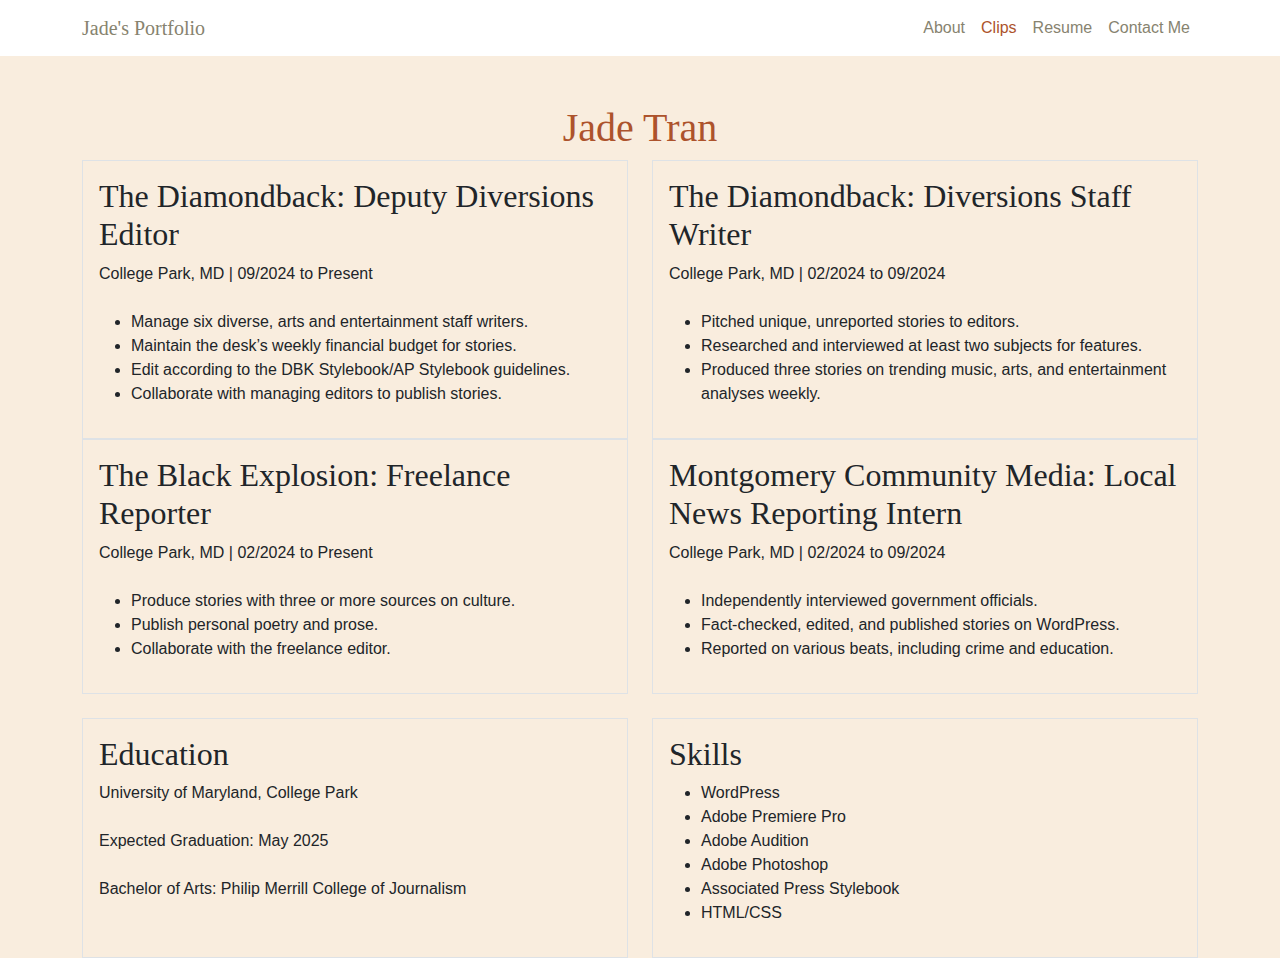
<file: portfolio/resume.html>
<!DOCTYPE html>
<html lang="en">

<head>
    <meta charset="UTF-8">
    <meta name="viewport" content="width=device-width, initial-scale=1.0">
    <title>Resume</title>
    <link href="https://cdn.jsdelivr.net/npm/bootstrap@5.3.3/dist/css/bootstrap.min.css" rel="stylesheet"
        integrity="sha384-QWTKZyjpPEjISv5WaRU9OFeRpok6YctnYmDr5pNlyT2bRjXh0JMhjY6hW+ALEwIH" crossorigin="anonymous">
    <link rel="stylesheet" href="css/style.css">
</head>

<body>

    <nav class="navbar navbar-expand-lg">
        <div class="container">
            <a class="navbar-brand" href="index.html">Jade's Portfolio</a>
            <button class="navbar-toggler" type="button" data-bs-toggle="collapse" data-bs-target="#navbarNav">
                <span class="navbar-toggler-icon"></span>
            </button>
            <div class="collapse navbar-collapse" id="navbarNav">
                <ul class="navbar-nav ms-auto">
                    <li class="nav-item"><a class="nav-link" href="index.html">About</a></li>
                    <li class="nav-item"><a class="nav-link active" href="clips.html">Clips</a></li>
                    <li class="nav-item"><a class="nav-link" href="resume.html">Resume</a></li>
                    <li class="nav-item"><a class="nav-link" href="contact.html">Contact Me</a></li>
                </ul>
            </div>
        </div>
    </nav>

    <div class="container mt-5">
        <h1 class="text-center" style="color: #ad532c;">Jade Tran</h1>
        <div class="row">
            <div class="col-md-6">
                <div class="p-3 border" style="background-color: #f9edde; border: 2px solid #ad532c;">
                    <h2>The Diamondback: Deputy Diversions Editor</h2>
                    <p>College Park, MD | 09/2024 to Present</p>
                    <ul>
                        <li>Manage six diverse, arts and entertainment staff writers.</li>
                        <li>Maintain the desk’s weekly financial budget for stories.</li>
                        <li>Edit according to the DBK Stylebook/AP Stylebook guidelines.</li>
                        <li>Collaborate with managing editors to publish stories.</li>
                    </ul>
                </div>
                <div class="p-3 border" style="background-color: #f9edde; border: 2px solid #87836F;">
                    <h2>The Black Explosion: Freelance Reporter</h2>
                    <p>College Park, MD | 02/2024 to Present</p>
                    <ul>
                        <li>Produce stories with three or more sources on culture.</li>
                        <li>Publish personal poetry and prose.</li>
                        <li>Collaborate with the freelance editor.</li>
                    </ul>
                </div>
            </div>
            <div class="col-md-6">
                <div class="p-3 border" style="background-color: #f9edde; border: 2px solid #87836F;">
                    <h2>The Diamondback: Diversions Staff Writer</h2>
                    <p>College Park, MD | 02/2024 to 09/2024</p>
                    <ul>
                        <li>Pitched unique, unreported stories to editors.</li>
                        <li>Researched and interviewed at least two subjects for features.</li>
                        <li>Produced three stories on trending music, arts, and entertainment analyses weekly.</li>
                    </ul>
                </div>
                <div class="p-3 border" style="background-color: #f9edde; border: 2px solid #87836F;">
                    <h2>Montgomery Community Media: Local News Reporting Intern</h2>
                    <p>College Park, MD | 02/2024 to 09/2024</p>
                    <ul>
                        <li>Independently interviewed government officials.</li>
                        <li>Fact-checked, edited, and published stories on WordPress.</li>
                        <li>Reported on various beats, including crime and education.</li>
                    </ul>
                </div>
            </div>
        </div>
        <div class="row mt-4">
            <div class="col-md-6">
                <div class="p-3 border" style="background-color: #f9edde; border: 2px solid #87836F; height: 100%;">
                    <h2>Education</h2>
                    <p>University of Maryland, College Park</p>
                    <p>Expected Graduation: May 2025</p>
                    <p>Bachelor of Arts: Philip Merrill College of Journalism</p>
                </div>
            </div>
            <div class="col-md-6">
                <div class="p-3 border" style="background-color: #f9edde; border: 2px solid #87836F; height: 100%;">
                    <h2>Skills</h2>
                    <ul>
                        <li>WordPress</li>
                        <li>Adobe Premiere Pro</li>
                        <li>Adobe Audition</li>
                        <li>Adobe Photoshop</li>
                        <li>Associated Press Stylebook</li>
                        <li>HTML/CSS</li>
                    </ul>
                </div>
            </div>
        </div>
    </div>
</body>

</html>
</file>
<file: article/css/style.css>
h1 {
    font-weight: bold;
    font-style: italic;
    color: #565554;
    font-family: 'Franklin Gothic Medium', 'Arial Narrow', Arial, sans-serif
}

.p1 {
    color: #a76be7;
}


.p2 {
    color: #67b435;
    font-family: 'Times New Roman', Times, serif;
}

.p3 {
    font-weight: bold;
    font-style: italic;
}

#author {

    font-weight: bold;
    color: brown;

}
</file>
<file: business/css/style.css>
header {
    background-color: #1C2827;
    color: #fbffff;
    font-family: 'Noto Serif Display', serif;

}

main {
    background-color: #fbffff;
    color: #000;
    font-family: 'Nunito', sans-serif;
}

footer {
    background-color: #1C2827;
    color: #fbffff;
    font-family: 'Nunito', sans-serif;

}

h2 {
    font-family: 'Noto Serif Display', serif;
}
</file>
<file: portfolio/css/style.css>
body {
    background-color: #f9edde;
}

@import url('https://fonts.googleapis.com/css2?family=Instrument+Serif&family=Merchant:wght@100&display=swap');

h1,
h2,
h3,
h4,
h5,
h6 {
    font-family: 'Playfair Display', serif;
}


p {
    font-family: 'Open Sans', sans-serif;
    font-weight: 100;
    margin: 0 0 1.5rem 0;

}

li {
    font-family: 'Open Sans', sans-serif;
    font-weight: 300;
}


.navbar {
    font-family: 'Playfair Display', serif;
    background-color: #ffffff;
}

.navbar-brand {
    color: #87836F;
    font-weight: 400;
}

.navbar-nav .nav-link {
    color: #87836F;
    font-weight: 400;
}

.navbar-nav .nav-link:hover {
    color: #ad532c;
    font-weight: 400;
}

.navbar-nav .nav-link.active {
    color: #ad532c;
}

ul li a {
    color: #87836F;
    text-decoration: none;
    font-weight: 600;
    font-family: 'Open Sans', sans-serif;
}

ul li a:hover {
    color: #ad532c;
    text-decoration: underline;
}
</file>
